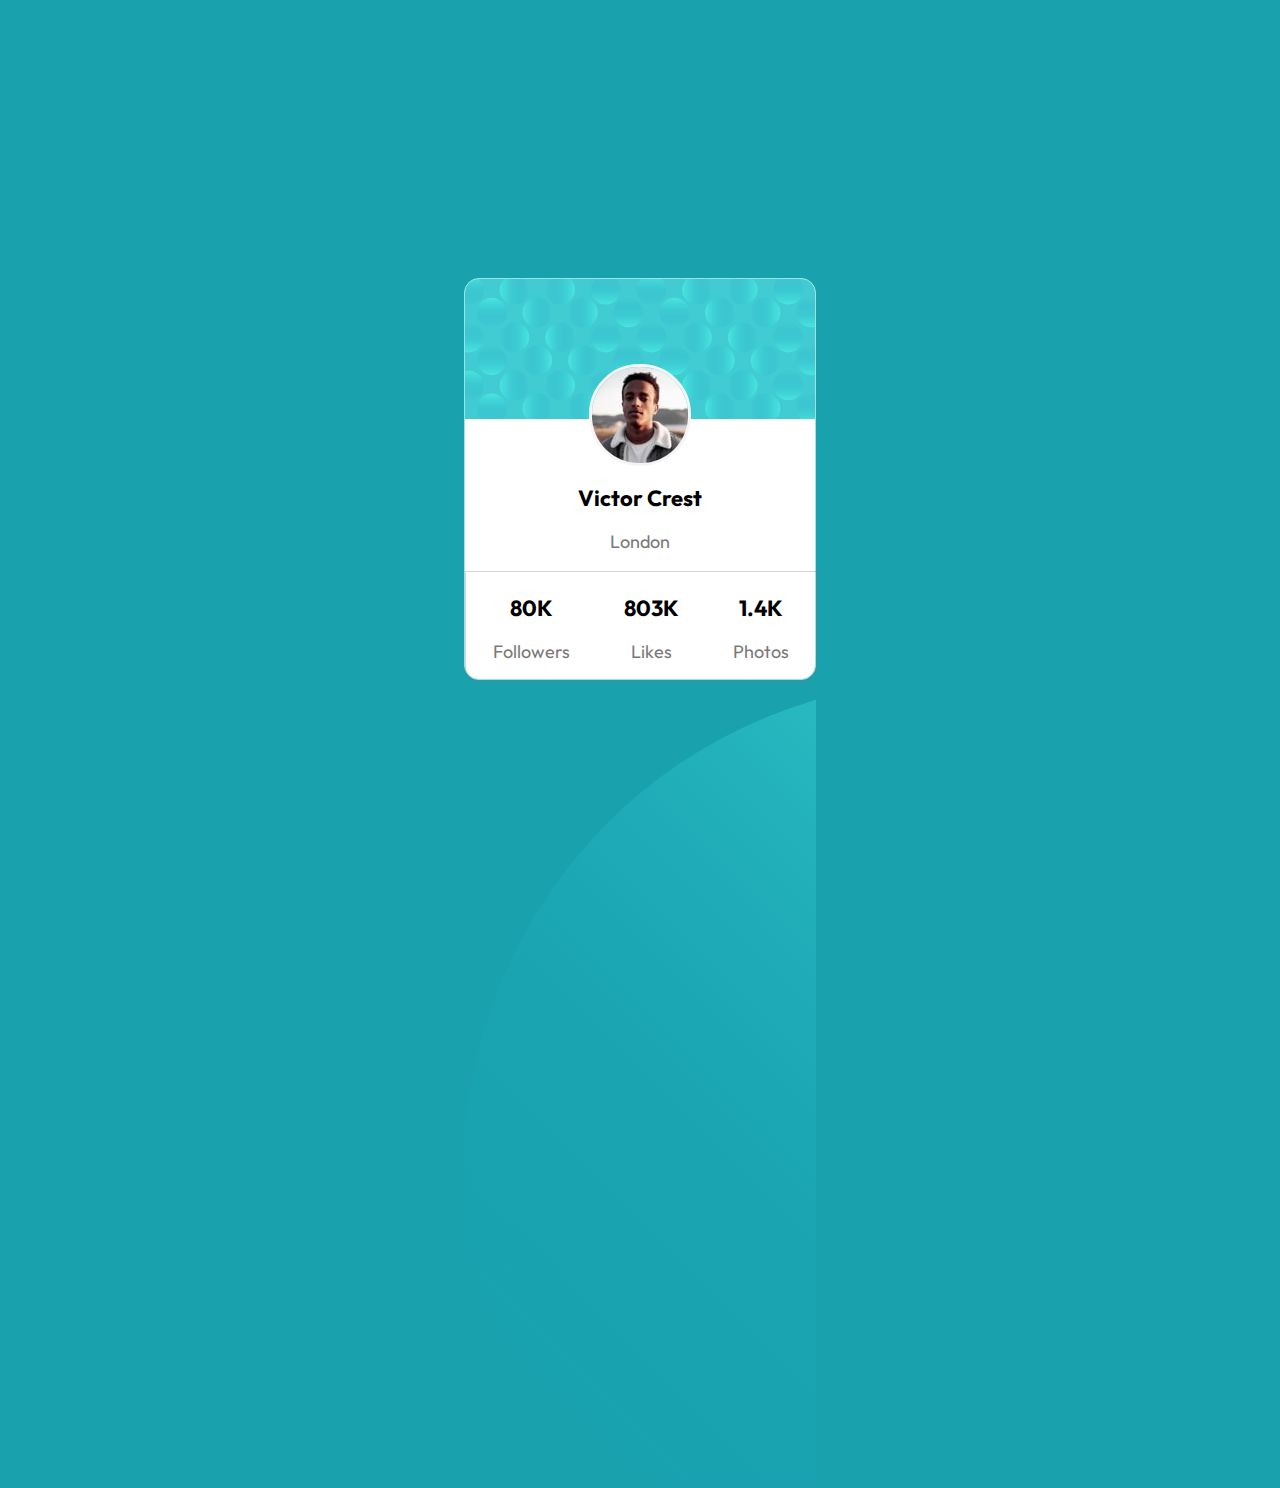
<file: profile-card-component-main/index.html>
<!DOCTYPE html>
<html lang="en">
<head>
  <meta charset="UTF-8">
  <meta name="viewport" content="width=device-width, initial-scale=1.0"> <!-- displays site properly based on user's device -->

  <link rel="icon" type="image/png" sizes="32x32" href="./images/favicon-32x32.png">
  
  <title>Frontend Mentor | Profile card component</title>
  <link rel="stylesheet" href="style.css">

  <link rel="preconnect" href="https://fonts.googleapis.com">
<link rel="preconnect" href="https://fonts.gstatic.com" crossorigin>
<link href="https://fonts.googleapis.com/css2?family=Kumbh+Sans:wght@400;500;600;700;800;900&family=Outfit:wght@400;500;600;700;800;900&display=swap" rel="stylesheet">

 
  <style>
    .attribution { font-size: 11px; text-align: center; }
  </style>
</head>
<body>
  <main>
  <div class="attribution">
 <img src="images/image-victor.jpg" alt="">
      <div class="container">
          <h1>Victor Crest</h1> 
          <p>London</p>
        </div>
   <div class="nd">
        <div class="th">
                  <h1>80K</h1>
                  <p>Followers</p>
           </div>
       
        
           <div class="th">
                  <h1>803K</h1>
                  <p>Likes</p>
         </div>
        
         <div class="th">
                  <h1>1.4K</h1>
                  <p>Photos</p>
         </div>

   </div>


  </div>
  <div class="img"></div>
  <div class="image"></div>
</main>
</body>
</html>
</file>
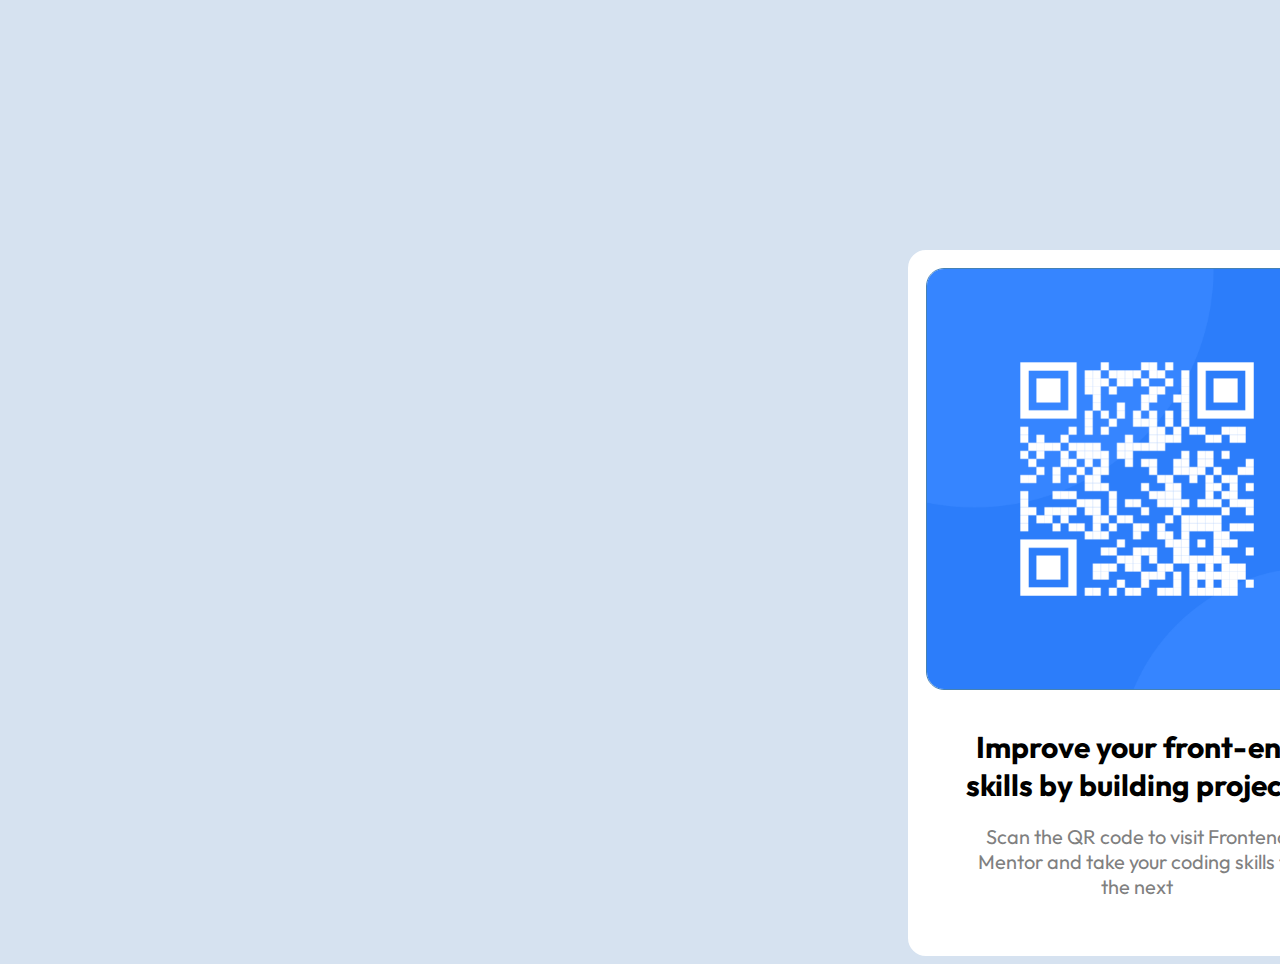
<file: qr-code-component-main/index.html>
<!DOCTYPE html>
<html lang="en">
<head>
  <meta charset="UTF-8">
  <meta name="viewport" content="width=device-width, initial-scale=1.0"> <!-- displays site properly based on user's device -->

  <link rel="icon" type="image/png" sizes="32x32" href="./images/favicon-32x32.png">
  <link rel="stylesheet" href="style.css">
  <link href="https://fonts.google.com/specimen/Outfit" rel="stylesheet">
  <link rel="preconnect" href="https://fonts.googleapis.com">
<link rel="preconnect" href="https://fonts.gstatic.com" crossorigin>
<link href="https://fonts.googleapis.com/css2?family=Outfit:wght@400;500;600;700;800;900&display=swap" rel="stylesheet">
  <title>Frontend Mentor | QR code component</title>

  <!-- Feel free to remove these styles or customise in your own stylesheet 👍 -->

</head>
<body>

  <main>
  <div class="attribution">
    <img src="images/image-qr-code.png" alt="">
    <h1>Improve your front-end <br> skills by building projects</h1>
    <p>Scan the QR code to visit Frontend <br> Mentor and take your coding skills to <br> the next</p>
  </div>
  </main>
    
  </div>
</body>
</html>
</file>
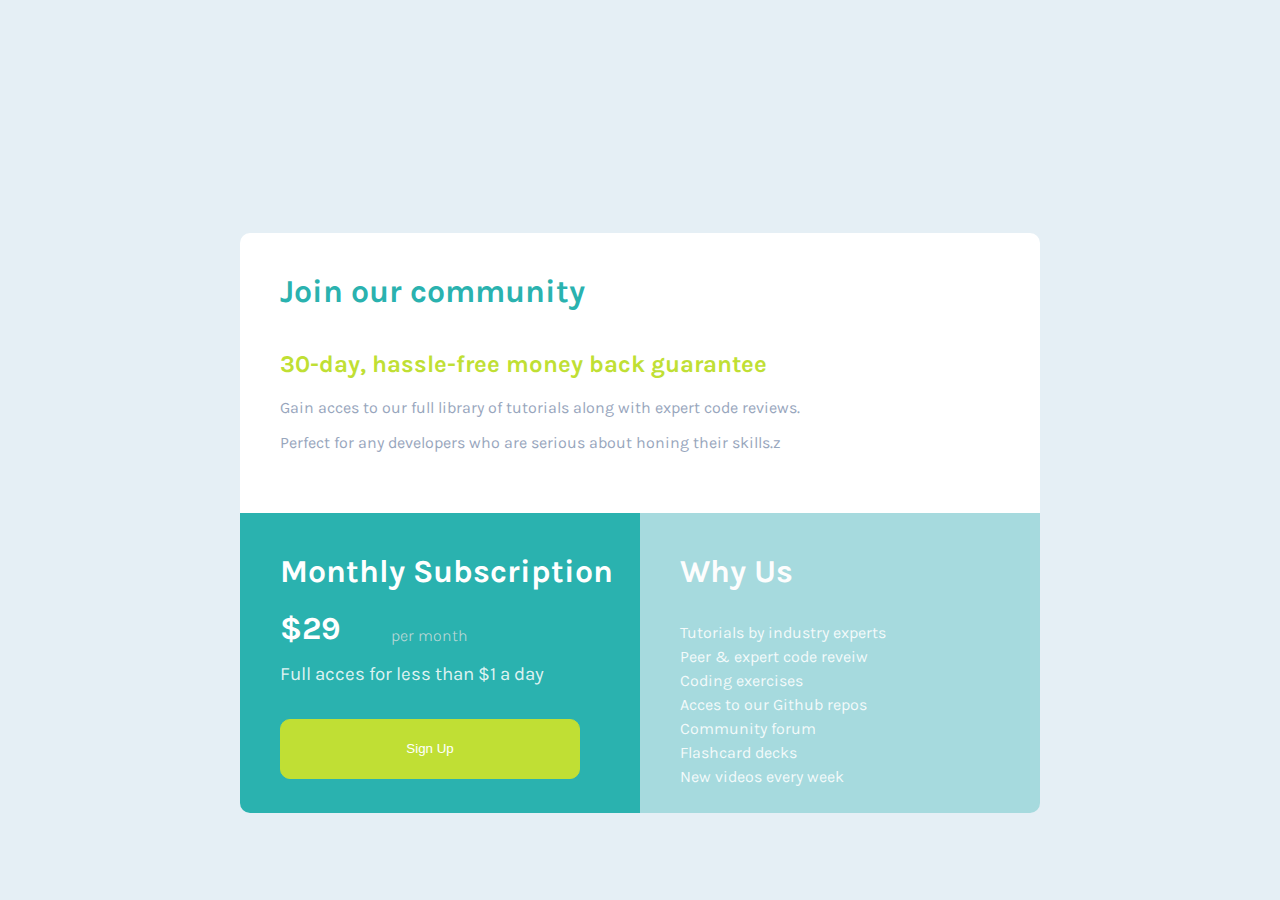
<file: single-price-grid-component-master/index.html>
<!DOCTYPE html>
<html lang="en">
<head>
  <meta charset="UTF-8">
  <meta name="viewport" content="width=device-width, initial-scale=1.0"> 
  <link rel="icon" type="image/png" sizes="32x32" href="./images/favicon-32x32.png">  
  <title>Frontend Mentor | Single Price Grid Component</title>
  <link rel="stylesheet" href="style.css">
  <link rel="preconnect" href="https://fonts.googleapis.com">
  <link rel="preconnect" href="https://fonts.gstatic.com" crossorigin>
  <link href="https://fonts.googleapis.com/css2?family=Karla:ital,wght@0,400;0,500;0,600;0,700;1,300;1,400;1,500;1,600;1,700&family=Kumbh+Sans:wght@400;500;600;700;800;900&family=Noto+Sans+Georgian:wght@400;500;600;700;800&family=Outfit:wght@400;500;600;700;800;900&family=Rubik:ital,wght@0,400;0,500;0,600;0,700;1,300;1,400;1,500;1,600&display=swap" rel="stylesheet">
  <style>
    
  </style>
</head>
<body>
      <main>
        
            <header>
              <h1>Join our community</h1>
              <h2>30-day, hassle-free money back guarantee</h2>
              <p>Gain acces to our full library of tutorials along with expert code reviews.</p>
              <p>Perfect for any developers who are serious about honing their skills.z</p>
            </header>
            <nav>
              <h1 class="monthly">Monthly Subscription</h1>
              <h1 class="price">$29<p class="per">per month</p></h1>
              <h3>Full acces for less than $1 a day</h3>
              <button>Sign Up</button>
            </nav>
            <aside>
              <h1 class="why">Why Us</h1>
              <p class="whyus">Tutorials by industry experts <br> Peer & expert code reveiw <br>Coding exercises <br> Acces to our Github repos <br>Community forum <br>Flashcard decks <br>New videos every week</p>
            </aside>
       
      </main>
</body>
</html>
</file>
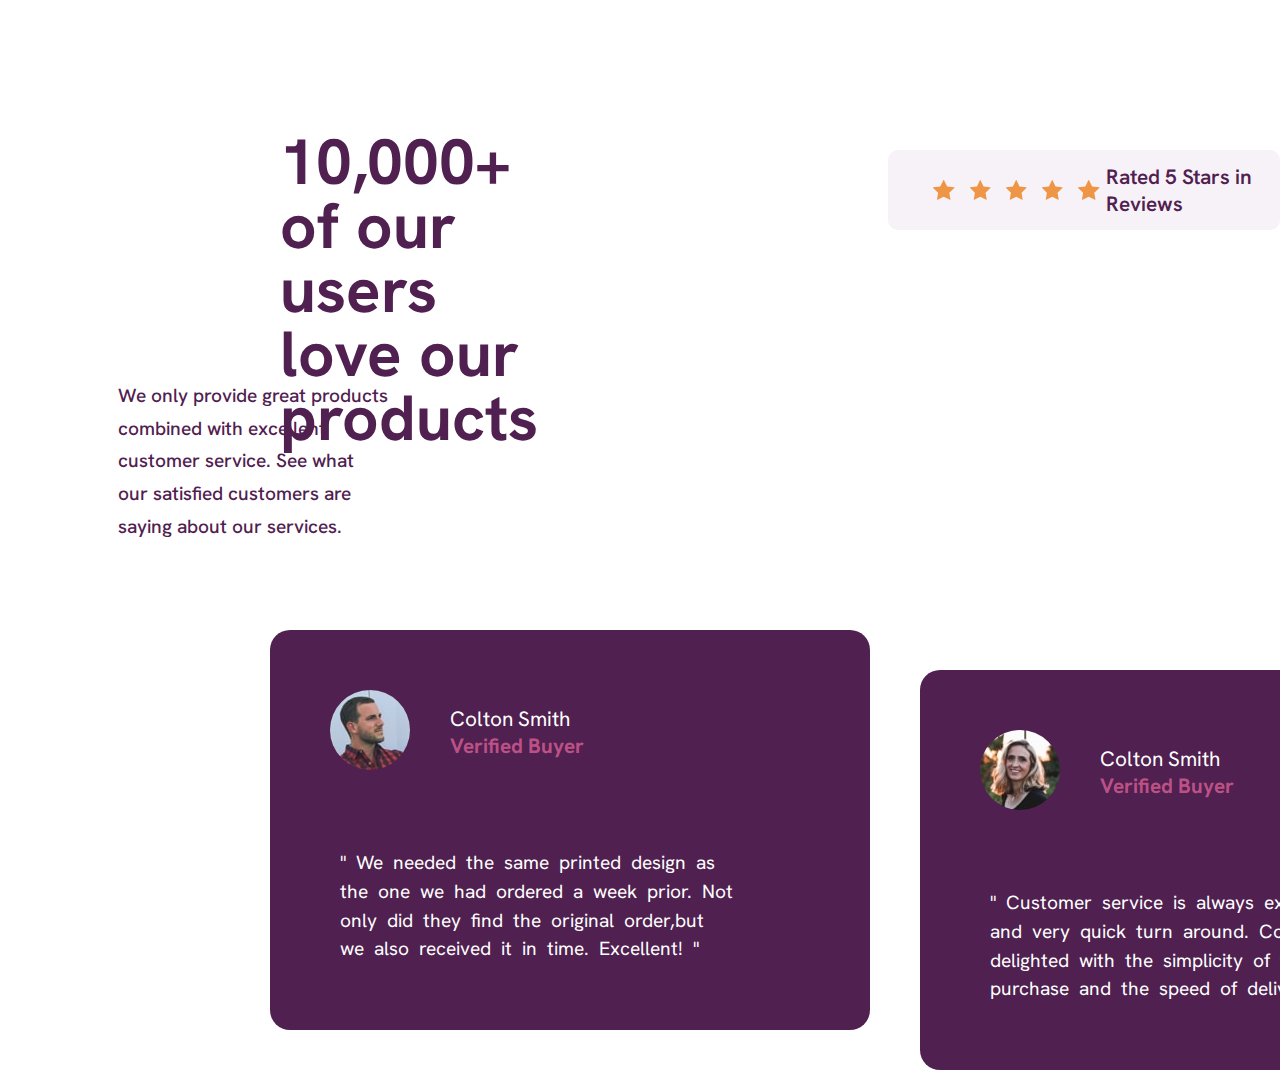
<file: social-proof-section-master/index.html>
<!DOCTYPE html>
<html lang="en">
  <head>
    <meta charset="UTF-8" />
    <meta name="viewport" content="width=device-width, initial-scale=1.0" />
    <link rel="stylesheet" href="style.css">
 <link
      rel="icon"
      type="image/png"
      sizes="32x32"
      href="./images/favicon-32x32.png"/>
    <title>Frontend Mentor | Social proof section</title>
    <link rel="preconnect" href="https://fonts.googleapis.com">
    <link rel="preconnect" href="https://fonts.gstatic.com" crossorigin>
    <link href="https://fonts.googleapis.com/css2?family=Hanken+Grotesk:ital,wght@0,400;0,500;0,700;1,400;1,700&family=Inter:wght@400;700&family=Karla:ital,wght@0,400;0,500;0,600;0,700;1,300;1,400;1,500;1,600;1,700&family=Kumbh+Sans:wght@400;500;600;700;800;900&family=League+Spartan:wght@400;500;600;700;800&family=Noto+Sans+Georgian:wght@400;500;600;700;800&family=Outfit:wght@400;500;600;700;800;900&family=Rubik:ital,wght@0,400;0,500;0,600;0,700;1,300;1,400;1,500;1,600&display=swap" rel="stylesheet">
</head>
<body>  
           <p class="firstp">10,000+ of our <br> users love our <br>  products</p>
           <p class="secondp">We only provide great products combined with excellent <br> customer service. See what our satisfied customers are <br> saying about our services.</p>
           <div class="reviews">
        <div class="firststars">
                <img  class="firststar" src="images/icon-star.svg" alt="">
                <img  class="firststar" src="images/icon-star.svg" alt="">
                <img  class="firststar" src="images/icon-star.svg" alt="">
                <img  class="firststar" src="images/icon-star.svg" alt="">
                <img  class="firststar" src="images/icon-star.svg" alt="">
      </div>
        <p class="firststarsp">Rated 5 Stars in Reviews</p>
      </div>
          <div class="report">
             <div class="secondstars">
                   <img class="secondstar" src="images/icon-star.svg" alt="">
                   <img class="secondstar" src="images/icon-star.svg" alt="">
                   <img class="secondstar" src="images/icon-star.svg" alt="">
                   <img class="secondstar" src="images/icon-star.svg" alt="">
                   <img class="secondstar" src="images/icon-star.svg" alt="">
             </div> 
                <div class="secondstarsp">
                  <p>Rated 5 Stars in Report Guru</p>
                </div>
          </div>
        <div class="besttech">
            <div class="thirdstars">
                  <img class="thirdstar" src="images/icon-star.svg" alt="">
                  <img class="thirdstar" src="images/icon-star.svg" alt="">
                  <img class="thirdstar" src="images/icon-star.svg" alt="">
                  <img class="thirdstar" src="images/icon-star.svg" alt="">
                  <img class="thirdstar" src="images/icon-star.svg" alt="">
            </div>
            <div class="thirdstarsp">
              <p>Rated 5 Stars in BestTech</p>
            </div>
        </div>

        <div class="colton">
                <img class="coltonjpg" src="images/image-colton.jpg" alt="">
                <p class="coltonp" style="color:white ;">Colton Smith <br> <b style=" color:hsla(333, 59%, 60%, 0.826);">Verified Buyer</b> </p>
            <div>
              <p style="margin-left: 70px; margin-top: 90px; font-size: larger;  word-spacing: 5px; line-height: 1.5;">" We needed the same printed design as <br> the one we had ordered a week prior. Not <br> only did they find the original order,but <br>we also received it in time. Excellent! "</p>
           </div>
        </div>

        <div class="ireneroberts">
            <img class="irenejpg" src="images/image-irene.jpg" alt="">
            <p class="irenep" style="color:white ;">Colton Smith <br> <b style=" color:hsla(333, 59%, 60%, 0.826);">Verified Buyer</b> </p>
            <p style="margin-left: 70px; margin-top: 90px; font-size: larger;  word-spacing: 5px; line-height: 1.5;">" Customer service is always excellent <br> and very quick turn around. Completly <br> delighted with the simplicity of the <br> purchase and the speed of delivery "</p>
        </div>

        <div class="annewallace">
            <img class="annejpg" src="images/image-anne.jpg" alt="">
            <p class="irenep" style="color:white ;">Anne Walace <br> <b style=" color:hsla(333, 59%, 60%, 0.826);">Verified Buyer</b></p>
            <p style="margin-left: 70px; margin-top: 90px; font-size: larger;  word-spacing: 5px; line-height: 1.5;">" Put an order with this company and can <br> only praise them for the very high <br> standard. Will definetly use them again <br> and reccomend them to everyone! "</p>
        </div>
</body>
</html>
</file>
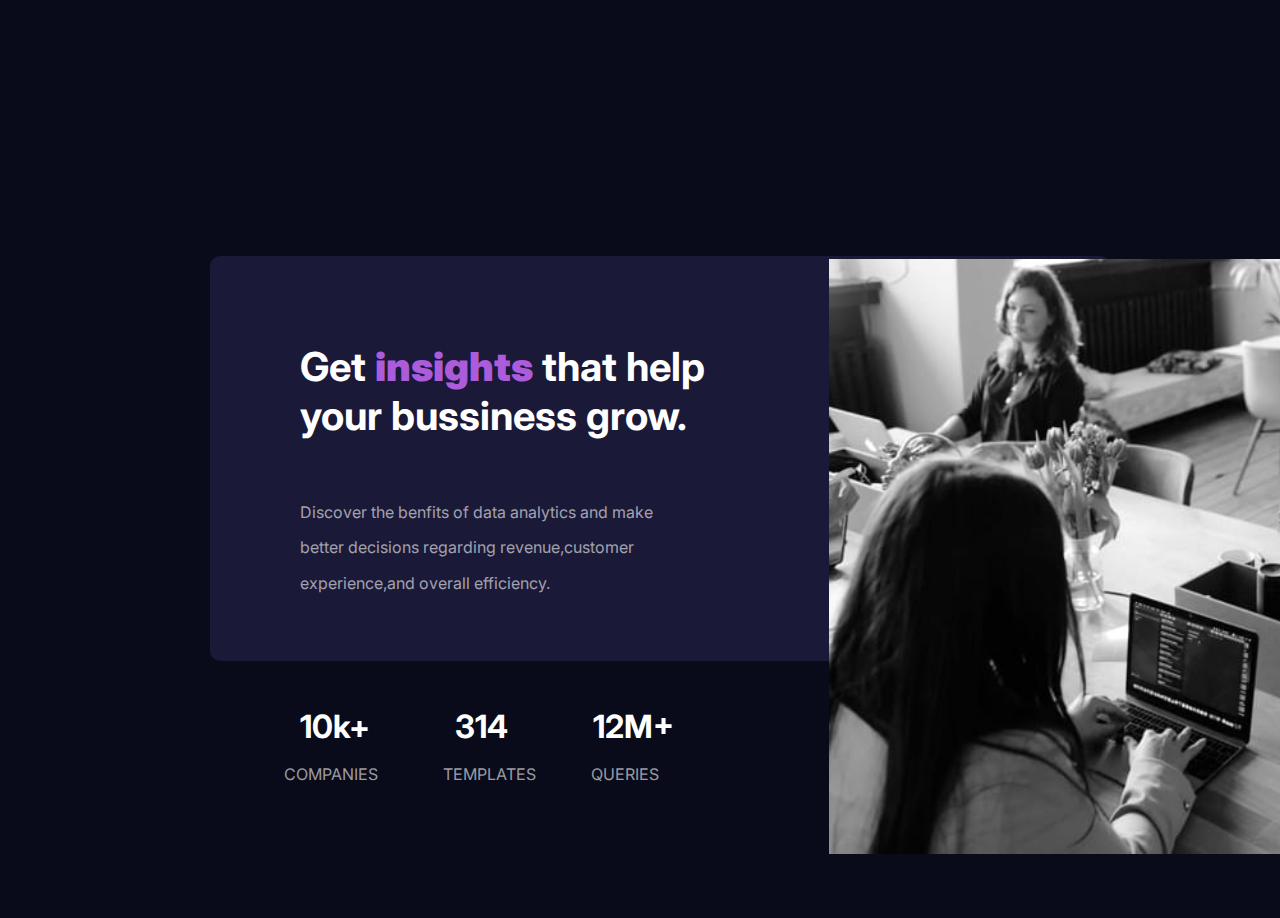
<file: stats-preview-card-component-main/index.html>
<!DOCTYPE html>
<html lang="en">
<head>
  <meta charset="UTF-8">
  <meta name="viewport" content="width=device-width, initial-scale=1.0">
  <link rel="icon" type="image/png" sizes="32x32" href="./images/favicon-32x32.png">
  <link rel="stylesheet" href="style.css">
  <title>Frontend Mentor | Stats preview card component</title>
  <link rel="preconnect" href="https://fonts.googleapis.com">
  <link rel="preconnect" href="https://fonts.gstatic.com" crossorigin>
  <link href="https://fonts.googleapis.com/css2?family=Inter:wght@400;700&family=Karla:ital,wght@0,400;0,500;0,600;0,700;1,300;1,400;1,500;1,600;1,700&family=Kumbh+Sans:wght@400;500;600;700;800;900&family=Noto+Sans+Georgian:wght@400;500;600;700;800&family=Outfit:wght@400;500;600;700;800;900&family=Rubik:ital,wght@0,400;0,500;0,600;0,700;1,300;1,400;1,500;1,600&display=swap" rel="stylesheet">
</head>
<body>
      <main>
          <div class="text">
              <h1 class="firsth">Get <b style="color: hsl(277, 64%, 61%) ;">insights</b> that help <br> your bussiness grow.</h1>
              <p>Discover the benfits of data analytics and make <br> better decisions regarding revenue,customer <br> experience,and overall efficiency.</p>
              <div class="about">
                      <h1 class="k">10k+</h1>
                      <h1 class="second">314</h1>
                      <h1 class="third">12M+</h1>

                <div class="pdiv">
                    <p class="firstp">COMPANIES</p>
                    <p class="secondchild">TEMPLATES</p>
                    <p class="thirdchild">QUERIES</p>
                </div>
                 
              </div>
          </div> 
        
          <div class="image">
                <img src="images/image-header-desktop.jpg">
                  <div class="overlay"></div>
          </div>
      </main>
</body>
</html>
</file>
<file: profile-card-component-main/style.css>
body {
    display: flex;
    background-color: hsl(185, 75%, 39%);
    background-repeat: no-repeat;
    justify-content: center;
    font-family: 'Kumbh Sans', sans-serif;
    font-family: 'Outfit', sans-serif;
}


.attribution{
    background-color: white;
    height: 400px;
    width: 350px;
    border: 1px solid rgb(159, 224, 227);
    border-radius: 15px;
    background-image: url(images/bg-pattern-card.svg);
    background-repeat: no-repeat;
    margin-top: 30vh;
}


img{
    border: 3px solid whitesmoke;
    border-radius: 50px;
    margin-top:  85px;
}

p{
    color: rgb(124, 120, 120);
    font-weight: 400;
    font-size: 18px;
}

.nd{
    display: flex;
    border: .5px solid rgba(124, 120, 120, 0.311);
    border-radius: 0px 0px 15px 15px;
    margin-top: 42;
    width: 350px;
    height: 110px;
    justify-content: space-around;
}

.th{
   margin-top: 8px;
}

.img{
    background-image: url(images/bg-pattern-top.svg);
    height: 800px;
}

.image{
    background-image: url(images/bg-pattern-bottom.svg);
    
}
</file>
<file: qr-code-component-main/style.css>
body{
    background-color: hsl(212, 45%, 89%);
    font-family: 'Outfit', sans-serif;
}

.attribution {
     font-size: 11px; text-align: center;
     }

.attribution a { 
    color: hsl(228, 45%, 44%);
 }

main{
  border: solid white;
  border-radius: 18px;  
  display: flex;
  background-color: white;
  height: 700px;
  width: 450px;
  margin-left: 900px;
  margin-top: 250px;
}

.attribution img{
  border: 1px solid steelblue;
  border-radius:  18px;
  margin: 15px;
  height: 420px;
  
}
h1{
  font-size: 30px;
  font-weight: 700;
  text-align: center;
  
}
p {
  color: grey;
  font-size: 20px;
}
</file>
<file: single-price-grid-component-master/style.css>
body {
    display: flex;
    background-color: hsl(204, 43%, 93%);
    justify-content: center;
    align-items: center;
    font-family: 'Karla', sans-serif;
}

main {
    display: grid;
    height: 500px;
    width: 800px;
    margin-top: 25vh;
    grid-template-areas: 
        ' header header header '          
        ' nav  nav aside '  ;  
}   

header{
    grid-area: header;
    padding-left: 40px;
    font-weight: 400;
    background-color: white;
    height: 280px;
    border-top-left-radius: 10px;
    border-top-right-radius: 10px;
}

h1{
    margin-top: 40px;
    color:  hsl(179, 62%, 43%);
}

h2{
    color: hsl(71, 73%, 54%);
    margin-top: 40px;
}

p{
    color:  hsl(218, 22%, 67%);
}

nav{
    grid-area: nav;
    background-color: hsl(179, 62%, 43%);
    width: 400px;
    height: 300px;
    border-bottom-left-radius: 10px;
}

aside{
    grid-area: aside;
    background-color: hsl(184, 46%, 76%);
    width: 400px;
    border-bottom-right-radius: 10px;
    height: 300px;
}

.monthly{
    color: white;
    padding-left: 40px;
}

.price{
    display: flex;
    color: white;
    padding-left: 40px;
    font-size: 2em;
    margin-top: -1px;
}

.per{
    color: rgba(227, 227, 227, 0.807);
    font-size: 16px;
    font-weight: 300;
    margin-left: 50px;
}

h3{
    color: rgba(255, 255, 255, 0.864);
    margin-left: 40px ;
    margin-top: -20px;
    font-weight: 400;
}

button{
    color: white;
    background-color: hsl(71, 73%, 54%);
    width: 300px;
    height: 60px;
    border: 1px solid hsl(71, 73%, 54%);
    border-radius: 10px;
    margin-left: 40px;
    margin-top: 15px;
}

button:hover{
    transform: scale(1.1);
}

.why{
    color: rgb(253, 253, 253);
    margin-left: 40px;
}

.whyus{
    color: rgba(255, 255, 255, 0.874);
    padding-left: 40px;
    padding-top: 10px;
    line-height: 1.5;
}
</file>
<file: social-proof-section-master/style.css>
body{
    display: flex;
    font-family: 'Hanken Grotesk', sans-serif;  
}

* {
    margin: 0;
    padding: 0;
}

:root{
    --background-color:hsl(303, 10%, 53%) ;   
    --defaulttext-color:hsl(300, 43%, 22%);
    --defaultreview-width:700px;
    --defaultreview-height:80px;
}

@media screen (max-width: 800px ;) {
        
}

.firstp{
    font-size: 4rem;
    margin-left: 280px;
    line-height: 1;
    margin-top: 130px;
    font-weight: 700;
    color: var(--defaulttext-color);
}

.secondp{
    margin-left:-420px ;
    color: var(--defaulttext-color);
    font-weight: 500;
    margin-top: 380px;
    line-height: 1.7;
    font-size: larger;
}

.reviews{
    display: flex;
    width: 700px;
    height: 80px;
    background-color:  hsl(300, 24%, 96%);
    border-radius: 10px;
    margin-left: 500px;
    margin-top: 150px;
    align-items: center;
}

.firststars{
    display: flex;
    width: 350px;   
    margin-left: 30px;
}

.firststar {
    height: 20px;
    margin-left: 15px;
}

.firststarsp{
    color: var(--defaulttext-color);
    margin-left: -80px;
    font-size: 1.3rem;
    font-weight: 600;
}

.report{
    position: absolute;
    display: flex;
    height: var(--defaultreview-height);
    width: var(--defaultreview-width);
    background-color: hsl(300, 24%, 96%);
    border-radius: 10px;
    margin-top: 260px;
    margin-left: 1390px;
}

.report{
    display: flex;
    align-items: center;    
}

.secondstars{
    display: flex;
    width: 350px;
    margin-left: 30px;
}

.secondstar{
    height: 20px;
    margin-left: 15px;
}

.secondstarsp{
    font-size: 1.3rem ;
    font-weight: 700;
    margin-left: -65px;
}

.besttech{
    display: flex;
    position: absolute;
    height: var(--defaultreview-height);
    width: var(--defaultreview-width);
    background-color: hsl(300, 24%, 96%);
    border-radius: 10px;
    margin-left: 1500px;
    margin-top: 380px;
}

.thirdstars{
    display: flex;
    width: 350px;
    align-items: center;
    margin-left: 30px;
}

.thirdstar{
    height: 20px;
    margin-left: 15px;
}

.thirdstarsp{
    font-size: 1.3rem ;
    font-weight: 700;
    margin-left: -75px;
    margin-top: 25px;
}

.colton{
    position: absolute;
    height: 400px;
    width: 600px;
    background-color:hsl(300, 43%, 22%) ;
    margin-top: 630px;
    margin-left: 270px;
    border-radius: 20px;
    color: white;
}

.coltonjpg{
    margin-left: 60px;
    border-radius: 50%;
    margin-top: 60px;
}

.coltonp{
    margin-left: 180px;
    margin-top: -70px;
    font-size: 1.3rem;
}

.ireneroberts{
    position: absolute;
    height: 400px;
    width: 600px;
    background-color:hsl(300, 43%, 22%) ;
    margin-top: 670px;
    margin-left: 920px;
    border-radius: 20px;
    color: white;
}

.irenejpg{
    margin-left: 60px;
    border-radius: 50%;
    margin-top: 60px;
}

.irenep{
    margin-left: 180px;
    margin-top: -70px;
    font-size: 1.3rem;
}

.annewallace{
    position: absolute;
    height: 400px;
    width: 600px;
    background-color:hsl(300, 43%, 22%) ;
    margin-top: 670px;
    margin-left: 1590px;
    border-radius: 20px;
    color: white;
}

.annejpg{
    margin-left: 60px;
    border-radius: 50%;
    margin-top: 60px; 
}
</file>
<file: stats-preview-card-component-main/style.css>
body{
   display: flex;
   background-color: hsl(233, 47%, 7%);
   justify-content: center;
   align-items: center;
   height: 100vh;
   font-family: 'Inter', sans-serif;
   overflow: hidden;
}

main{
   display:flex;
   width:  100vh;
   height: 45vh;
   background-color: hsl(244, 38%, 16%);
   font-weight: 900;
   border-radius: 10px ;
   margin-left: 40px;
}

div{
   padding-left: 90px;
   padding-top: 60px;
}

h1{
   color: white;
}

.firsth{
   font-size: 2.5rem;
}

p{
   color: hsla(0, 0%, 100%, 0.6);
   font-weight: 400;
   margin-top: 55px;
   line-height: 2.2;
}

.about{
   display: flex; 
   justify-content: space-between;
}

.k{
   margin-left:-90px;
   margin-top: 30px;
}

.second , .third{
   margin-top: 30px;
}

.second{
   margin-left: 85px;
}

.third{
   margin-left: 85px ;
}

.pdiv{
   display: flex;
}

.firstp{
   margin-left: -480px;
   margin-top: 20px;
}

.secondchild{
   margin-left: 65px;
   margin-top: 20px;
}

.thirdchild{
   margin-left: 55px;
   margin-top: 20px;
}

img{
   border-bottom-right-radius: 10px;
   border-top-right-radius: 10px;
   height: 595px;
   width: 690px;
   margin-top: -57px; 
   margin-left: -25px;
}
</file>
